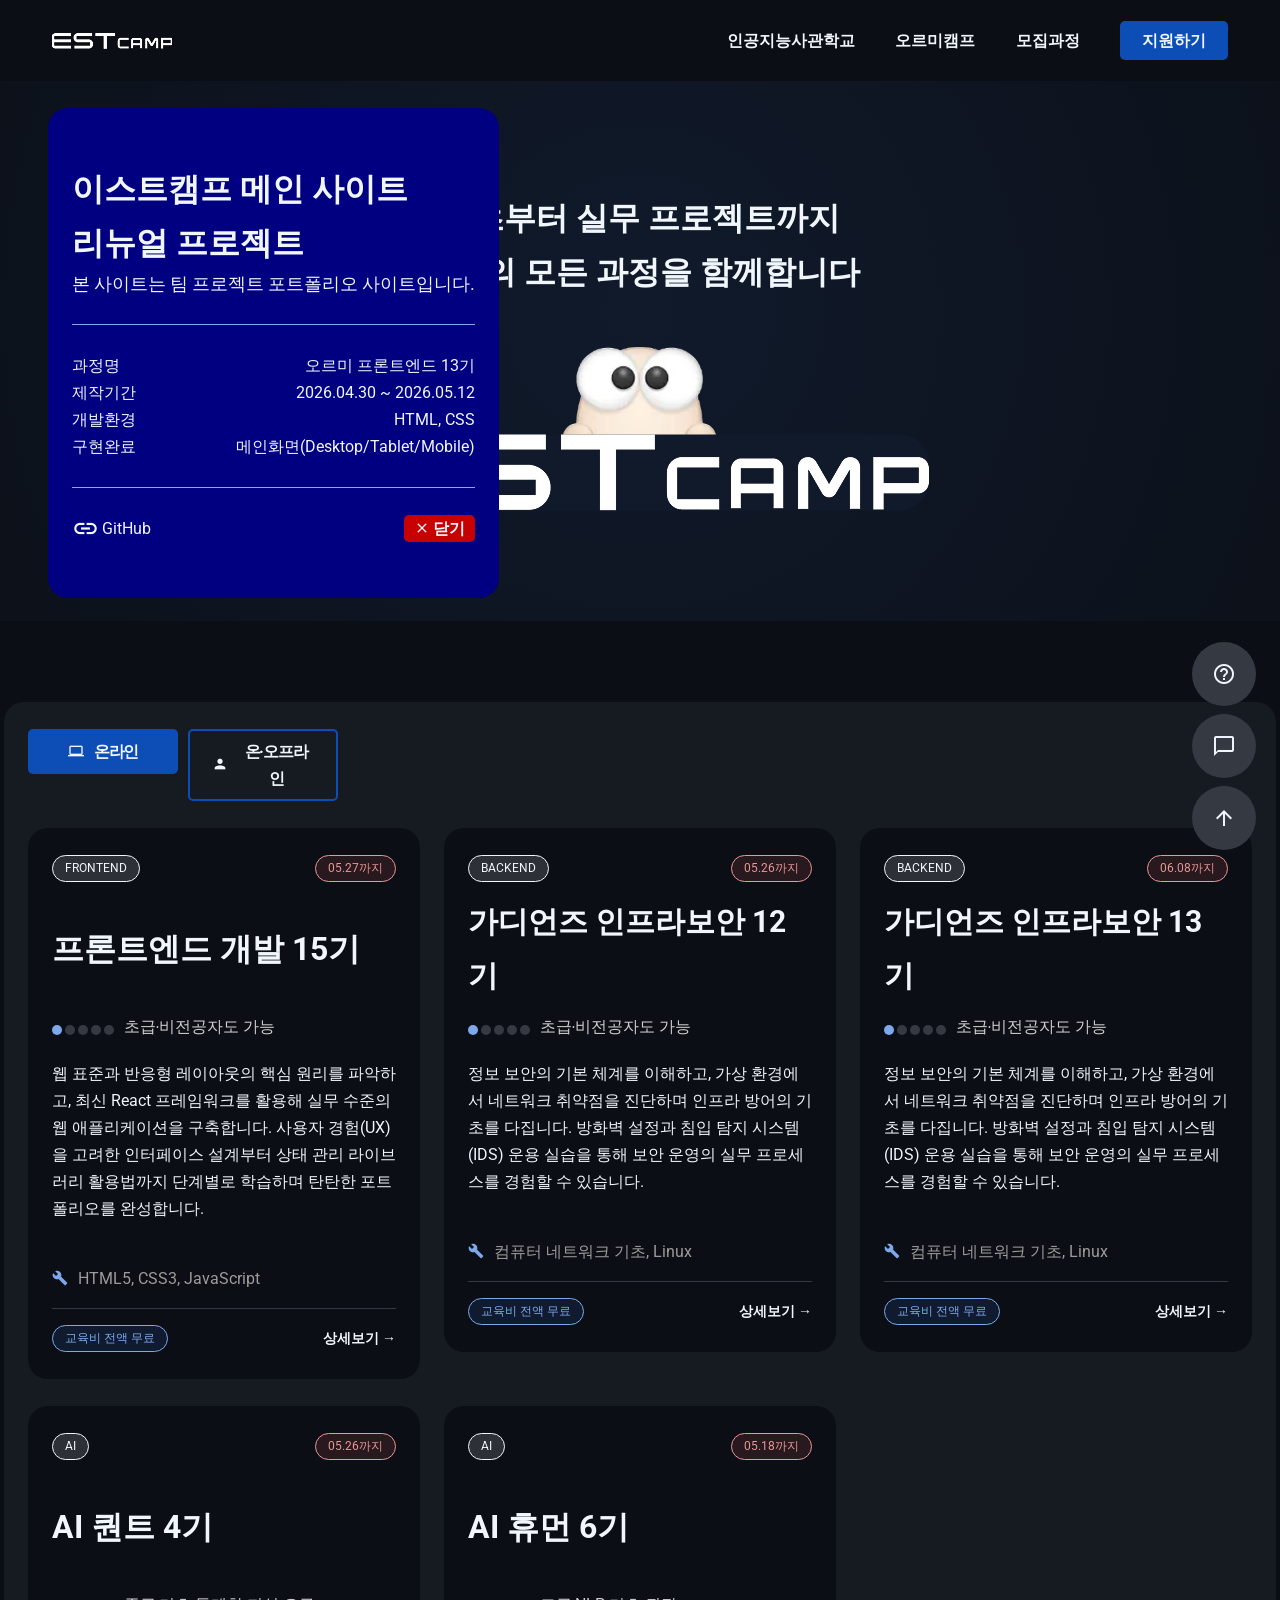
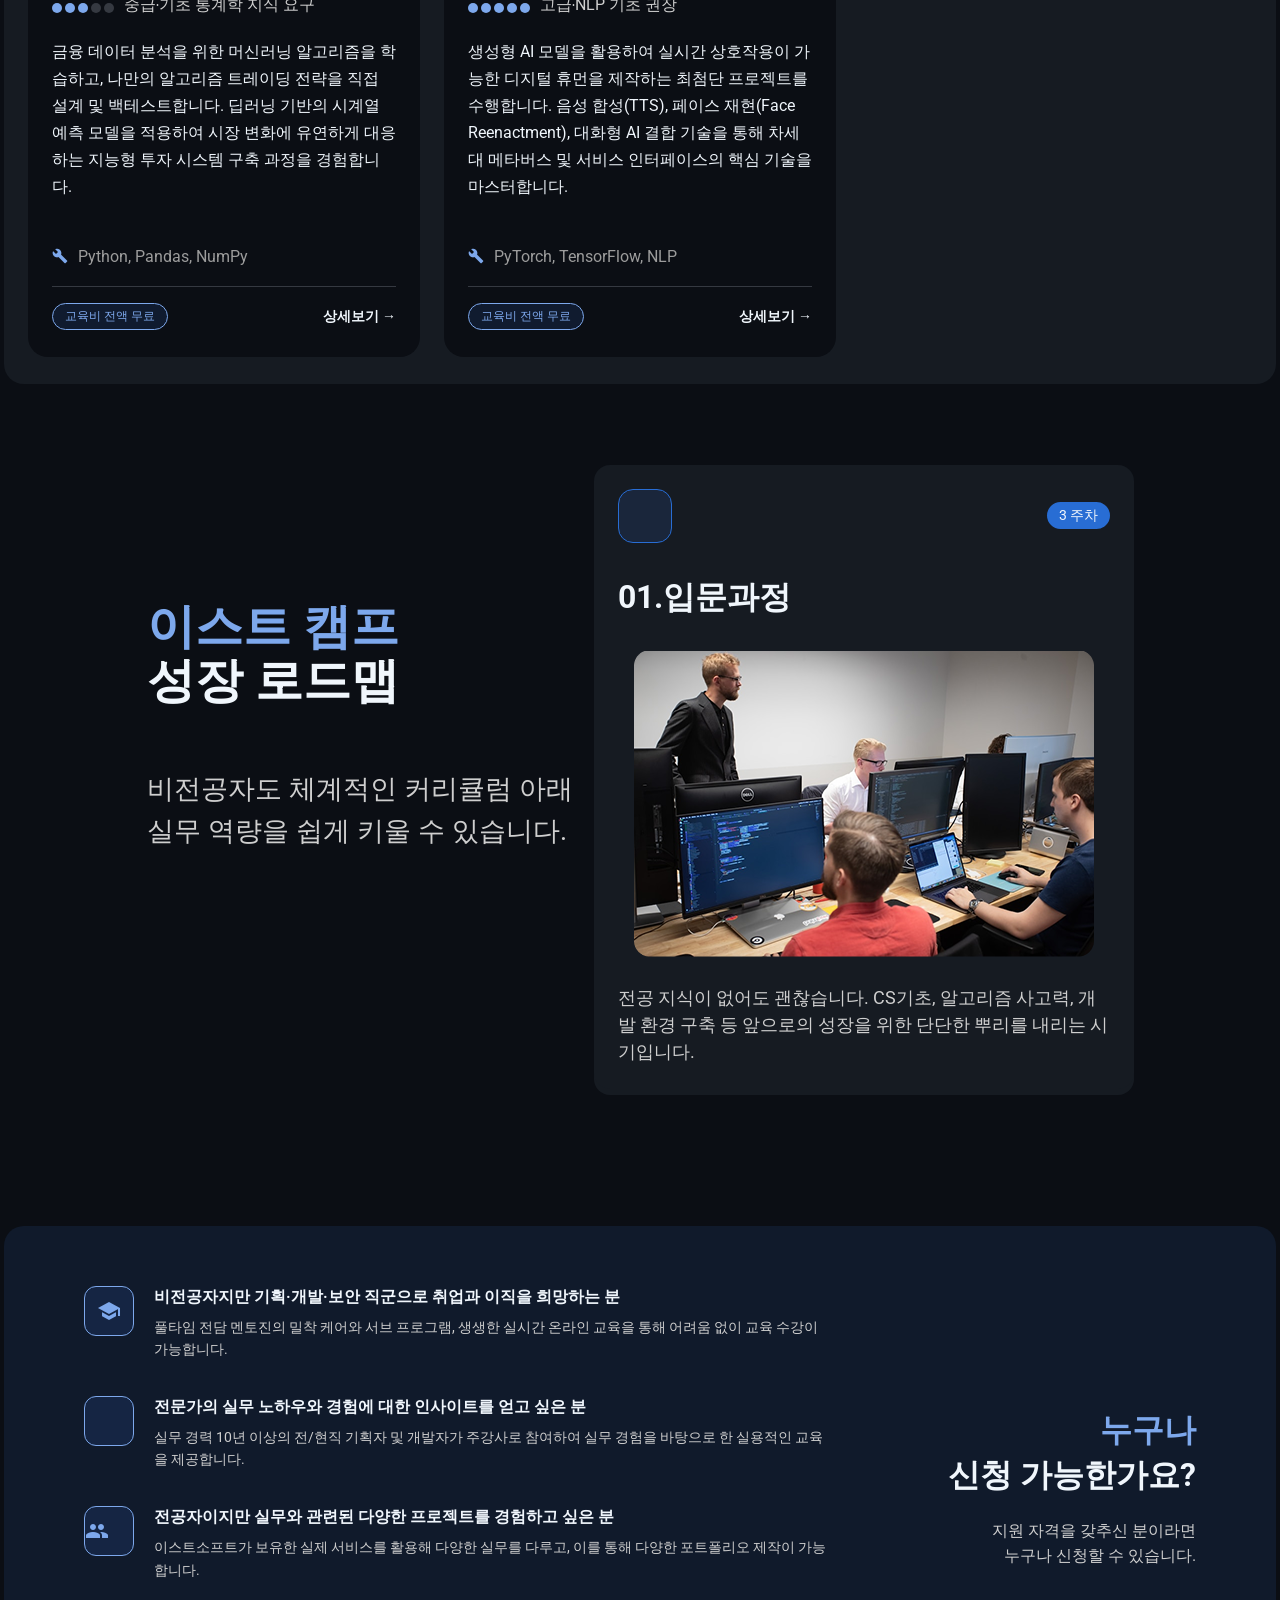
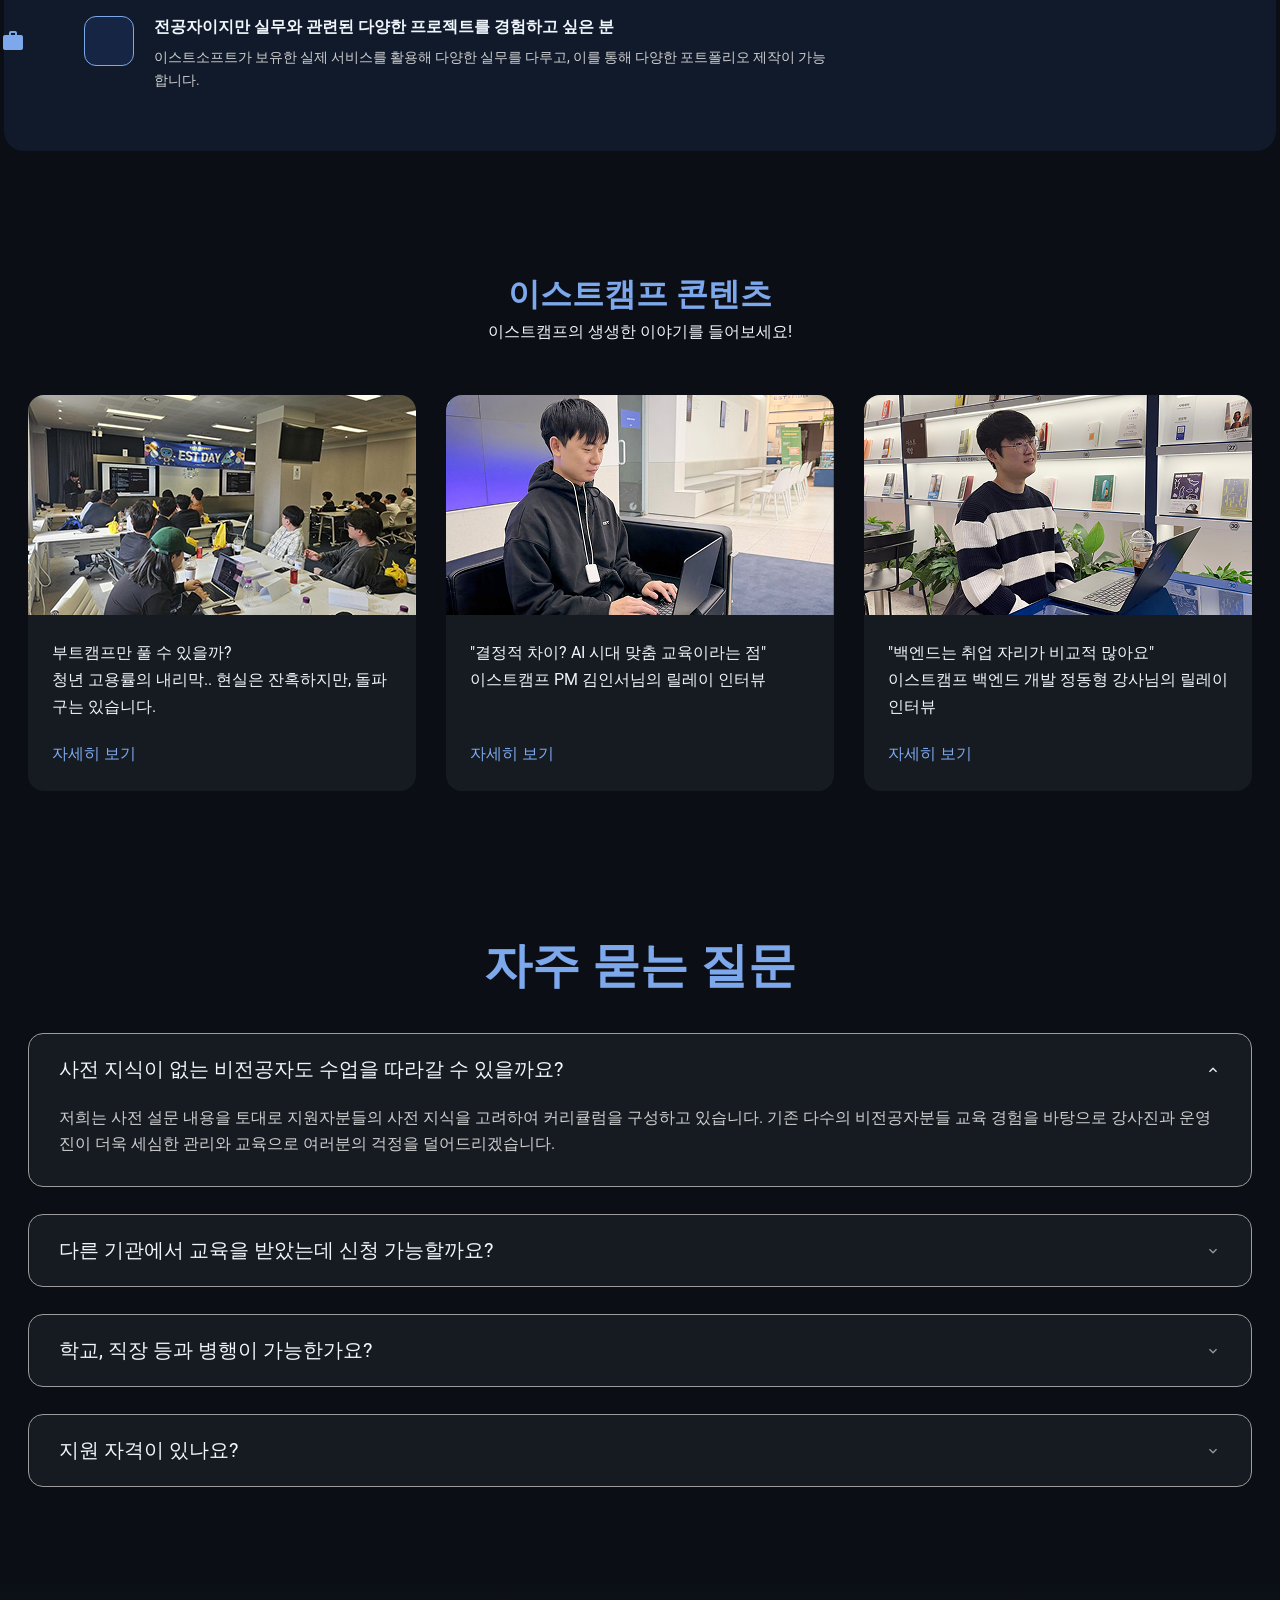
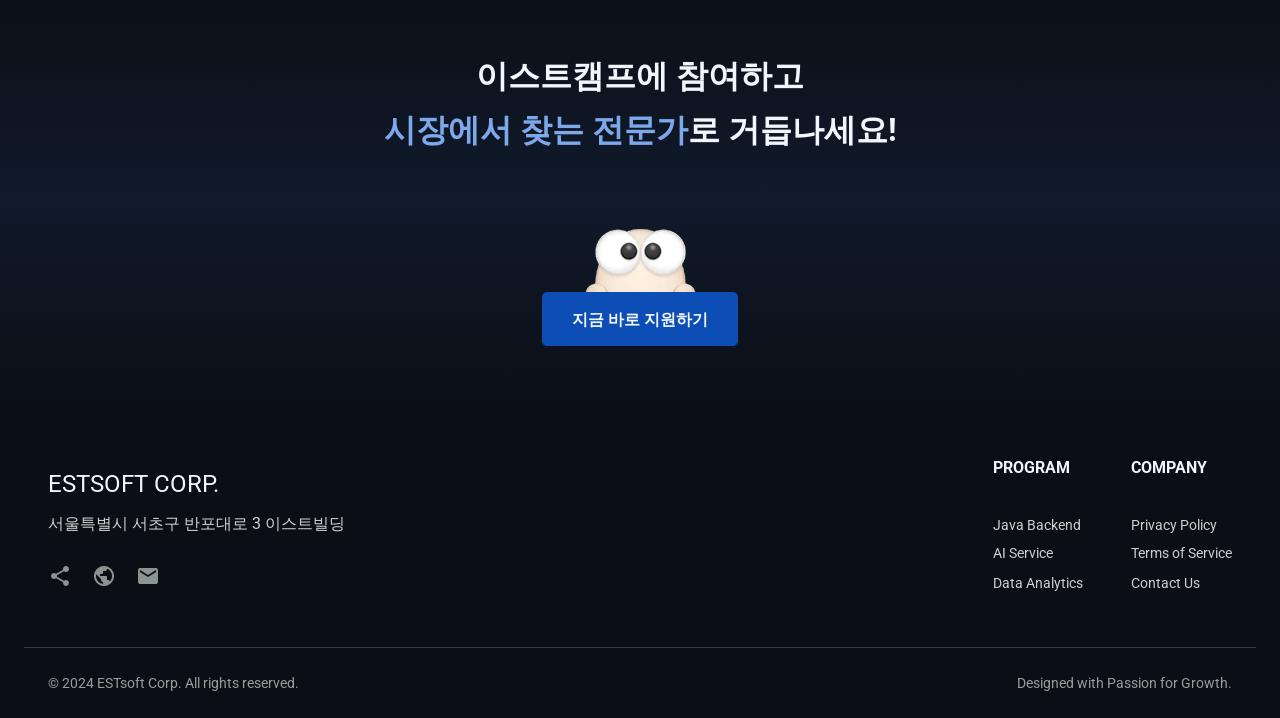
<file: index.html>
<!doctype html>
<html lang="ko">
  <head>
    <meta charset="UTF-8" />
    <meta name="viewport" content="width=device-width, initial-scale=1.0" />
    <!-- SEO 보강: 메타 설명 추가 -->
    <meta
      name="description"
      content="이스트소프트 프론트엔드 과정 13기 1차 프로젝트: 이스트캠프 메인페이지를 정적인 웹사이트로 구현한 리뉴얼 프로젝트입니다."
    />
    <title>이스트캠프 - 신청 안내</title>
    <link rel="preconnect" href="https://fonts.googleapis.com" />
    <link rel="preconnect" href="https://fonts.gstatic.com" crossorigin />
    <link
      href="https://fonts.googleapis.com/css2?family=Open+Sans:ital,wght@0,300..800;1,300..800&family=Roboto:wght@400;700&display=swap"
      rel="stylesheet"
    />
    <link
      href="https://fonts.googleapis.com/icon?family=Material+Icons"
      rel="stylesheet"
    />
    <link rel="stylesheet" href="css/common.css" />
    <link rel="stylesheet" href="css/index.css" />
  </head>

  <body>
    <!-- header / hero 박은수 -->
    <!-- 
    <section class="qna-section">
      <h2 class="hidden">질문 및 답변 영역</h2>
      <div class="qna-list">
        <div class="qna-item">
          <div class="icon-box">
            <img src="image/icon.svg" alt="아이콘" />
          </div>
          <div class="qna-text">
            <strong
              >비전공자이지만 기획·개발·보안 직군으로 취업과 이직을 희망하는
              분</strong
            >
            <p>
              기초부터 실무까지 체계적으로 학습하여 커리어 전환을 도와드립니다.
            </p>
          </div>
        </div>

        <div class="qna-item">
          <div class="icon-box">
            <img src="image/icon.svg" alt="아이콘" />
          </div>
          <div class="qna-text">
            <strong
              >전문가의 실무 노하우와 현업에 대한 인사이트를 얻고 싶은
              분</strong
            >
            <p>현업 전문가의 멘토링을 통해 실전 감각을 익힐 수 있습니다.</p>
          </div>
        </div>

      </div>

      <div class="qna-header">
        <h2><span class="highlight">누구나</span><br />신청 가능한가요?</h2>
        <p>지원 자격을 갖추신 분이라면<br />누구나 신청할 수 있습니다.</p>
      </div>
    </section>
    <header>
      <div class="nav-container">
        <h1>
          <a href="index.html">
            <img src="" alt="Logo">
            <span>Logo</span>
          </a>
        </h1>
        <ul>
          <li><a href="">인공지능사관학교</a></li>
          <li><a href="">오르미캠프</a></li>
          <li><a href="">모집과정</a></li>
          <li><button class="nav-CTA">지원하기</button></a></li>
        </ul>
      </div>
    </header>

    <main>
      <section class="hero">
        <h3>기초부터 실무프로잭트까지</h3>
        <h3>성장의 모든 과정을 함께합니다.</h3>
        <img src="" alt="logo-image">
        <img src="" alt="Logo">
      </section>
      -->

    <!-- 1st_project_nav -->
    <header>
      <div class="container">
        <div class="display-flex justify-content-between align-items-center">
          <h1 class="logo">
            <a href="index.html" class="display-flex">
              <img src="image/logo.png" alt="acme logo" />
              <span class="hidden-text">EST CAMP</span>
            </a>
          </h1>
          <nav>
            <button class="hamburger-btn" id="hamburger">
              <span></span>
              <span></span>
              <span></span>
            </button>

            <ul class="display-flex align-items-center">
              <li>
                <a href="#" class="nav-link-base text-link-m"
                  >인공지능사관학교</a
                >
              </li>
              <li>
                <a href="#" class="nav-link-base text-link-m">오르미캠프</a>
              </li>
              <li>
                <a href="#" class="nav-link-base text-link-m">모집과정</a>
              </li>
              <li>
                <a href="#" class="nav-link-base text-link-m cta-base cta-nav"
                  >지원하기</a
                >
              </li>
            </ul>
          </nav>
        </div>
      </div>
    </header>

    <main class="display-flex flex-column">
      <section
        class="hero-wrapper display-flex justify-content-center align-items-center"
      >
        <div
          class="display-flex flex-column justify-content-center align-items-center"
        >
          <div class="display-flex flex-column align-items-center">
            <h2 class="text-heading-m">기초부터 실무 프로젝트까지</h2>
            <h2 class="text-heading-m">성장의 모든 과정을 함께합니다</h2>
          </div>
          <div><img src="image/hero_logo.png" alt="hero_logo" /></div>
        </div>
      </section>
      <!-- 1st_project_nav -->

      <!-- 주후산: 강좌 소개 -->
      <section id="course" class="container course-wrapper">
        <!-- toggle button -->
        <input
          type="radio"
          id="toggle-online"
          name="course-type"
          class="hidden-radio"
          checked
        />
        <input
          type="radio"
          id="toggle-both"
          name="course-type"
          class="hidden-radio"
        />
        <div class="cta-group display-flex" style="gap: 10px">
          <label for="toggle-online" class="toggle-label">
            <a
              href="#"
              class="cta-base cta-icon text-link-m text-center justify-content-center online-btn"
              ><span class="material-icons text-body-icon-m">computer</span
              >온라인</a
            >
          </label>
          <label for="toggle-both" class="toggle-label">
            <a
              href="#"
              class="cta-base cta-icon text-link-m text-center justify-content-center both-btn"
              ><span class="material-icons text-body-icon-m">person</span
              >온&middot;오프라인</a
            >
          </label>
        </div>
        <!-- toggle button -->

        <div class="display-flex flex-column justify-content-between row-gap-1">
          <div class="course-card-row display-flex">
            <article class="course-card">
              <div class="display-flex flex-column row-gap-1">
                <div
                  class="course-card-header display-flex justify-content-between"
                >
                  <span class="info-rounded text-body-s-auto-upper"
                    >frontend</span
                  ><span class="info-rounded text-body-s-auto-upper"
                    >05.27까지</span
                  >
                </div>
                <div class="course-card-title display-flex align-items-center">
                  <h2 class="text-heading-m">프론트엔드 개발 15기</h2>
                </div>
                <div class="course-card-main display-flex flex-column">
                  <!-- <div class="display-flex flex-column"> -->
                  <div class="course-card-main-difficulty display-flex">
                    <ul class="display-flex">
                      <li class="display-flex align-items-center">
                        <span class="difficulty-gui"></span>
                      </li>
                      <li class="display-flex align-items-center">
                        <span class="difficulty-gui-off"></span>
                      </li>
                      <li class="display-flex align-items-center">
                        <span class="difficulty-gui-off"></span>
                      </li>
                      <li class="display-flex align-items-center">
                        <span class="difficulty-gui-off"></span>
                      </li>
                      <li class="display-flex align-items-center">
                        <span class="difficulty-gui-off"></span>
                      </li>
                    </ul>
                    <span class="text-body-s-auto"
                      >초급&#8231;비전공자도 가능</span
                    >
                  </div>
                  <p class="text-body-m">
                    웹 표준과 반응형 레이아웃의 핵심 원리를 파악하고, 최신 React
                    프레임워크를 활용해 실무 수준의 웹 애플리케이션을
                    구축합니다. 사용자 경험(UX)을 고려한 인터페이스 설계부터
                    상태 관리 라이브러리 활용법까지 단계별로 학습하며 탄탄한
                    포트폴리오를 완성합니다.
                  </p>
                  <!-- </div> -->
                  <!-- <div> -->
                  <div class="course-card-main-stack display-flex">
                    <span class="material-icons text-body-icon-m">build</span>
                    <span>HTML5, CSS3, JavaScript</span>
                  </div>
                  <hr />
                  <div
                    class="course-card-main-cta display-flex justify-content-between"
                  >
                    <span class="info-rounded text-body-s-auto"
                      >교육비 전액 무료</span
                    >
                    <a href="#" class="text-link-s">상세보기 &rarr;</a>
                  </div>
                  <!-- </div> -->
                </div>
              </div>
            </article>
            <article class="course-card">
              <div class="display-flex flex-column row-gap-1">
                <div
                  class="course-card-header display-flex justify-content-between"
                >
                  <span class="info-rounded text-body-s-auto-upper"
                    >backend</span
                  ><span class="info-rounded text-body-s-auto-upper"
                    >05.26까지</span
                  >
                </div>
                <div class="course-card-title display-flex align-items-center">
                  <h2 class="text-heading-s">가디언즈 인프라보안 12기</h2>
                </div>
                <div class="course-card-main display-flex flex-column">
                  <!-- <div class="display-flex flex-column"> -->
                  <div class="course-card-main-difficulty display-flex">
                    <ul class="display-flex">
                      <li class="display-flex align-items-center">
                        <span class="difficulty-gui"></span>
                      </li>
                      <li class="display-flex align-items-center">
                        <span class="difficulty-gui-off"></span>
                      </li>
                      <li class="display-flex align-items-center">
                        <span class="difficulty-gui-off"></span>
                      </li>
                      <li class="display-flex align-items-center">
                        <span class="difficulty-gui-off"></span>
                      </li>
                      <li class="display-flex align-items-center">
                        <span class="difficulty-gui-off"></span>
                      </li>
                    </ul>
                    <span class="text-body-s-auto"
                      >초급&#8231;비전공자도 가능</span
                    >
                  </div>
                  <p class="text-body-m">
                    정보 보안의 기본 체계를 이해하고, 가상 환경에서 네트워크
                    취약점을 진단하며 인프라 방어의 기초를 다집니다. 방화벽
                    설정과 침입 탐지 시스템(IDS) 운용 실습을 통해 보안 운영의
                    실무 프로세스를 경험할 수 있습니다.
                  </p>
                  <!-- </div> -->
                  <!-- <div> -->
                  <div class="course-card-main-stack display-flex">
                    <span class="material-icons text-body-icon-m">build</span>
                    <span>컴퓨터 네트워크 기초, Linux</span>
                  </div>
                  <hr />
                  <div
                    class="course-card-main-cta display-flex justify-content-between"
                  >
                    <span class="info-rounded text-body-s-auto"
                      >교육비 전액 무료</span
                    >
                    <a href="#" class="text-link-s">상세보기 &rarr;</a>
                  </div>
                  <!-- </div> -->
                </div>
              </div>
            </article>
            <article class="course-card">
              <div class="display-flex flex-column row-gap-1">
                <div
                  class="course-card-header display-flex justify-content-between"
                >
                  <span class="info-rounded text-body-s-auto-upper"
                    >backend</span
                  ><span class="info-rounded text-body-s-auto-upper"
                    >06.08까지</span
                  >
                </div>
                <div class="course-card-title display-flex align-items-center">
                  <h2 class="text-heading-s">가디언즈 인프라보안 13기</h2>
                </div>
                <div class="course-card-main display-flex flex-column">
                  <!-- <div class="display-flex flex-column"> -->
                  <div class="course-card-main-difficulty display-flex">
                    <ul class="display-flex">
                      <li class="display-flex align-items-center">
                        <span class="difficulty-gui"></span>
                      </li>
                      <li class="display-flex align-items-center">
                        <span class="difficulty-gui-off"></span>
                      </li>
                      <li class="display-flex align-items-center">
                        <span class="difficulty-gui-off"></span>
                      </li>
                      <li class="display-flex align-items-center">
                        <span class="difficulty-gui-off"></span>
                      </li>
                      <li class="display-flex align-items-center">
                        <span class="difficulty-gui-off"></span>
                      </li>
                    </ul>
                    <span class="text-body-s-auto"
                      >초급&#8231;비전공자도 가능</span
                    >
                  </div>
                  <p class="text-body-m">
                    정보 보안의 기본 체계를 이해하고, 가상 환경에서 네트워크
                    취약점을 진단하며 인프라 방어의 기초를 다집니다. 방화벽
                    설정과 침입 탐지 시스템(IDS) 운용 실습을 통해 보안 운영의
                    실무 프로세스를 경험할 수 있습니다.
                  </p>
                  <!-- </div> -->
                  <!-- <div> -->
                  <div class="course-card-main-stack display-flex">
                    <span class="material-icons text-body-icon-m">build</span>
                    <span>컴퓨터 네트워크 기초, Linux</span>
                  </div>
                  <hr />
                  <div
                    class="course-card-main-cta display-flex justify-content-between"
                  >
                    <span class="info-rounded text-body-s-auto"
                      >교육비 전액 무료</span
                    >
                    <a href="#" class="text-link-s">상세보기 &rarr;</a>
                  </div>
                  <!-- </div> -->
                </div>
              </div>
            </article>
          </div>
          <div class="course-card-row display-flex">
            <article class="course-card">
              <div class="display-flex flex-column row-gap-1">
                <div
                  class="course-card-header display-flex justify-content-between"
                >
                  <span class="info-rounded text-body-s-auto-upper">ai</span
                  ><span class="info-rounded text-body-s-auto-upper"
                    >05.26까지</span
                  >
                </div>
                <div class="course-card-title display-flex align-items-center">
                  <h2 class="text-heading-m">AI 퀀트 4기</h2>
                </div>
                <div class="course-card-main display-flex flex-column">
                  <!-- <div class="display-flex flex-column"> -->
                  <div class="course-card-main-difficulty display-flex">
                    <ul class="display-flex">
                      <li class="display-flex align-items-center">
                        <span class="difficulty-gui"></span>
                      </li>
                      <li class="display-flex align-items-center">
                        <span class="difficulty-gui"></span>
                      </li>
                      <li class="display-flex align-items-center">
                        <span class="difficulty-gui"></span>
                      </li>
                      <li class="display-flex align-items-center">
                        <span class="difficulty-gui-off"></span>
                      </li>
                      <li class="display-flex align-items-center">
                        <span class="difficulty-gui-off"></span>
                      </li>
                    </ul>
                    <span class="text-body-s-auto"
                      >중급&#8231;기초 통계학 지식 요구</span
                    >
                  </div>
                  <p class="text-body-m">
                    금융 데이터 분석을 위한 머신러닝 알고리즘을 학습하고, 나만의
                    알고리즘 트레이딩 전략을 직접 설계 및 백테스트합니다. 딥러닝
                    기반의 시계열 예측 모델을 적용하여 시장 변화에 유연하게
                    대응하는 지능형 투자 시스템 구축 과정을 경험합니다.
                  </p>
                  <!-- </div> -->
                  <!-- <div> -->
                  <div class="course-card-main-stack display-flex">
                    <span class="material-icons text-body-icon-m">build</span>
                    <span>Python, Pandas, NumPy</span>
                  </div>
                  <hr />
                  <div
                    class="course-card-main-cta display-flex justify-content-between"
                  >
                    <span class="info-rounded text-body-s-auto"
                      >교육비 전액 무료</span
                    >
                    <a href="#" class="text-link-s">상세보기 &rarr;</a>
                  </div>
                  <!-- </div> -->
                </div>
              </div>
            </article>
            <article class="course-card">
              <div class="display-flex flex-column row-gap-1">
                <div
                  class="course-card-header display-flex justify-content-between"
                >
                  <span class="info-rounded text-body-s-auto-upper">ai</span
                  ><span class="info-rounded text-body-s-auto-upper"
                    >05.18까지</span
                  >
                </div>
                <div class="course-card-title display-flex align-items-center">
                  <h2 class="text-heading-m">AI 휴먼 6기</h2>
                </div>
                <div class="course-card-main display-flex flex-column">
                  <!-- <div class="display-flex flex-column"> -->
                  <div class="course-card-main-difficulty display-flex">
                    <ul class="display-flex">
                      <li class="display-flex align-items-center">
                        <span class="difficulty-gui"></span>
                      </li>
                      <li class="display-flex align-items-center">
                        <span class="difficulty-gui"></span>
                      </li>
                      <li class="display-flex align-items-center">
                        <span class="difficulty-gui"></span>
                      </li>
                      <li class="display-flex align-items-center">
                        <span class="difficulty-gui"></span>
                      </li>
                      <li class="display-flex align-items-center">
                        <span class="difficulty-gui"></span>
                      </li>
                    </ul>
                    <span class="text-body-s-auto"
                      >고급&#8231;NLP 기초 권장</span
                    >
                  </div>
                  <p class="text-body-m">
                    생성형 AI 모델을 활용하여 실시간 상호작용이 가능한 디지털
                    휴먼을 제작하는 최첨단 프로젝트를 수행합니다. 음성
                    합성(TTS), 페이스 재현(Face Reenactment), 대화형 AI 결합
                    기술을 통해 차세대 메타버스 및 서비스 인터페이스의 핵심
                    기술을 마스터합니다.
                  </p>
                  <!-- </div> -->
                  <!-- <div> -->
                  <div class="course-card-main-stack display-flex">
                    <span class="material-icons text-body-icon-m">build</span>
                    <span>PyTorch, TensorFlow, NLP</span>
                  </div>
                  <hr />
                  <div
                    class="course-card-main-cta display-flex justify-content-between"
                  >
                    <span class="info-rounded text-body-s-auto"
                      >교육비 전액 무료</span
                    >
                    <a href="#" class="text-link-s">상세보기 &rarr;</a>
                  </div>
                  <!-- </div> -->
                </div>
              </div>
            </article>
          </div>
        </div>
      </section>
      <!-- 최윤지 : 성장 로드맵 시작-->
      <section class="roadmap container">
        <div class="roadmap-left display-flex flex-column row-gap-2">
          <div class="roadmap-title display-flex flex-column">
            <span class="text-heading-l">이스트 캠프</span>
            <h2 class="text-heading-l">성장 로드맵</h2>
          </div>
          <div class="roadmap-desc display-flex flex-column">
            <p class="text-body-l">비전공자도 체계적인 커리큘럼 아래</p>
            <p class="text-body-l">실무 역량을 쉽게 키울 수 있습니다.</p>
          </div>
        </div>
        <div class="roadmap-right display-flex flex-column row-gap-1">
          <article
            class="roadmap-card card-1 display-flex flex-column row-gap-1"
          >
            <div
              class="roadmap-card-header display-flex justify-content-between align-items-center"
            >
              <div
                class="roadmap-card-icon display-flex align-items-center justify-content-center"
              >
                <span class="material-icons text-body-icon-l">eco</span>
              </div>
              <div class="roadmap-badge text-body-s-plus">3 주차</div>
            </div>
            <h3 class="text-heading-m">01.입문과정</h3>
            <div class="roadmap-card-image">
              <img
                src="image/image_1.png"
                alt="강사와 수강생들이 컴퓨터 앞에서 수업받는 모습"
              />
            </div>
            <p class="roadmap-card-desc text-body-m-plus">
              전공 지식이 없어도 괜찮습니다. CS기초, 알고리즘 사고력, 개발 환경
              구축 등 앞으로의 성장을 위한 단단한 뿌리를 내리는 시기입니다.
            </p>
          </article>
          <article
            class="roadmap-card card-2 display-flex flex-column row-gap-1"
          >
            <div
              class="roadmap-card-header display-flex justify-content-between align-items-center"
            >
              <div
                class="roadmap-card-icon display-flex align-items-center justify-content-center"
              >
                <span class="material-icons text-body-icon-l"
                  >local_florist</span
                >
              </div>
              <div class="roadmap-badge text-body-s-plus">6 주차</div>
            </div>
            <h3 class="text-heading-m">02.핵심역량</h3>
            <div class="roadmap-card-image">
              <img
                src="image/image_2.png"
                alt="노트북으로 코딩하는 개발자의 모습"
              />
            </div>
            <p class="roadmap-card-desc text-body-m-plus">
              선택 직무의 핵심 기술 스택 학습 및 기초 프로젝트를 진행하는
              단계입니다. 실무에서 가장 많이 쓰이는 도구들을 익힙니다.
            </p>
          </article>
          <article
            class="roadmap-card card-3 display-flex flex-column row-gap-1"
          >
            <div
              class="roadmap-card-header display-flex justify-content-between align-items-center"
            >
              <div
                class="roadmap-card-icon display-flex align-items-center justify-content-center"
              >
                <span class="material-icons text-body-icon-l">park</span>
              </div>
              <div class="roadmap-badge text-body-s-plus">9 주차</div>
            </div>
            <h3 class="text-heading-m">03.심화설계</h3>
            <div class="roadmap-card-image">
              <img
                src="image/image_3.png"
                alt="화이트보드 앞에서 아키텍처를 설계하는 모습"
              />
            </div>
            <p class="roadmap-card-desc text-body-m-plus">
              아키텍처 패턴 학습, 대규모 데이터 처리 및 성능 최적화 과정을
              거치며 고급 엔지니어로 도약합니다.
            </p>
          </article>
          <article
            class="roadmap-card card-4 display-flex flex-column row-gap-1"
          >
            <div
              class="roadmap-card-header display-flex justify-content-between align-items-center"
            >
              <div
                class="roadmap-card-icon display-flex align-items-center justify-content-center"
              >
                <span class="material-icons text-body-icon-l"
                  >rocket_launch</span
                >
              </div>
              <div class="roadmap-badge text-body-s-plus">12 주차</div>
            </div>
            <h3 class="text-heading-m">04.실전업무</h3>
            <div class="roadmap-card-image">
              <img
                src="image/image_4.png"
                alt="팀원들이 노트북을 펼쳐놓고 회의하는 모습"
              />
            </div>
            <p class="roadmap-card-desc text-body-m-plus">
              기업 연계 실무 프로젝트 및 포트폴리오 완성 단계입니다. 실제
              비즈니스 문제를 해결하며 실무 역량을 입증합니다.
            </p>
          </article>
        </div>
      </section>
      <!-- 최윤지 : 성장 로드맵 끝-->
      <!-- 최수민 : 추천 대상 및 교육 혜택 시작 -->
      <section class="target-section">
        <div class="target-inner container">
          <h2 class="hidden">추천 대상 및 교육 혜택</h2>

          <div class="target-header">
            <h2>
              <span class="highlight">누구나</span><br />
              신청 가능한가요?
            </h2>
            <p>
              지원 자격을 갖추신 분이라면<br />
              누구나 신청할 수 있습니다.
            </p>
          </div>

          <div class="target-list">
            <div class="target-item">
              <div class="icon-box">
                <span class="material-icons">school</span>
              </div>
              <div class="target-text">
                <strong
                  >비전공자지만 기획·개발·보안 직군으로 취업과 이직을 희망하는
                  분</strong
                >
                <p>
                  풀타임 전담 멘토진의 밀착 케어와 서브 프로그램, 생생한 실시간
                  온라인 교육을 통해 어려움 없이 교육 수강이 가능합니다.
                </p>
              </div>
            </div>

            <div class="target-item">
              <div class="icon-box">
                <span class="material-icons">psychology</span>
              </div>
              <div class="target-text">
                <strong
                  >전문가의 실무 노하우와 경험에 대한 인사이트를 얻고 싶은
                  분</strong
                >
                <p>
                  실무 경력 10년 이상의 전/현직 기획자 및 개발자가 주강사로
                  참여하여 실무 경험을 바탕으로 한 실용적인 교육을 제공합니다.
                </p>
              </div>
            </div>

            <div class="target-item">
              <div class="icon-box">
                <span class="material-icons">groups</span>
              </div>
              <div class="target-text">
                <strong
                  >전공자이지만 실무와 관련된 다양한 프로젝트를 경험하고 싶은
                  분</strong
                >
                <p>
                  이스트소프트가 보유한 실제 서비스를 활용해 다양한 실무를
                  다루고, 이를 통해 다양한 포트폴리오 제작이 가능합니다.
                </p>
              </div>
            </div>

            <div class="target-item">
              <div class="icon-box">
                <span class="material-icons">work_outline</span>
              </div>
              <div class="target-text">
                <strong
                  >전공자이지만 실무와 관련된 다양한 프로젝트를 경험하고 싶은
                  분</strong
                >
                <p>
                  이스트소프트가 보유한 실제 서비스를 활용해 다양한 실무를
                  다루고, 이를 통해 다양한 포트폴리오 제작이 가능합니다.
                </p>
              </div>
            </div>
          </div>
        </div>
      </section>

      <section class="contents-section">
        <div class="contents-inner container">
          <div class="contents-header">
            <h2>이스트캠프 콘텐츠</h2>
            <p>이스트캠프의 생생한 이야기를 들어보세요!</p>
          </div>

          <div class="card-list">
            <article class="contents-card">
              <div class="card-image">
                <img src="./image/content1.png" alt="부트캠프 취업 이야기" />
              </div>
              <div class="card-body">
                <h3>부트캠프만 풀 수 있을까?</h3>
                <p>
                  청년 고용률의 내리막.. 현실은 잔혹하지만, 돌파구는 있습니다.
                </p>
                <a href="#" class="more-link">자세히 보기</a>
              </div>
            </article>

            <article class="contents-card">
              <div class="card-image">
                <img src="./image/content2.png" alt="PM 인터뷰" />
              </div>
              <div class="card-body">
                <h3>"결정적 차이? AI 시대 맞춤 교육이라는 점"</h3>
                <p>이스트캠프 PM 김인서님의 릴레이 인터뷰</p>
                <a href="#" class="more-link">자세히 보기</a>
              </div>
            </article>

            <article class="contents-card">
              <div class="card-image">
                <img src="./image/content3.png" alt="백엔드 강사 인터뷰" />
              </div>
              <div class="card-body">
                <h3>"백엔드는 취업 자리가 비교적 많아요"</h3>
                <p>이스트캠프 백엔드 개발 정동형 강사님의 릴레이 인터뷰</p>
                <a href="#" class="more-link">자세히 보기</a>
              </div>
            </article>
          </div>
        </div>
      </section>
      <!-- 최수민 : 추천 대상 및 교육 혜택 끝 -->

      <!-- 최성호: FAQ 섹션 -->
      <section class="faq-section">
        <div class="container">
          <h2 class="faq-title">자주 묻는 질문</h2>

          <ul class="faq-list">
            <!-- 첫 번째 질문 -->
            <li class="faq-item is-open">
              <button type="button" class="faq-question" aria-expanded="true">
                <span
                  >사전 지식이 없는 비전공자도 수업을 따라갈 수 있을까요?</span
                >
                <span class="material-icons icon-arrow">expand_more</span>
              </button>
              <div class="faq-answer">
                <p>
                  저희는 사전 설문 내용을 토대로 지원자분들의 사전 지식을
                  고려하여 커리큘럼을 구성하고 있습니다. 기존 다수의
                  비전공자분들 교육 경험을 바탕으로 강사진과 운영진이 더욱
                  세심한 관리와 교육으로 여러분의 걱정을 덜어드리겠습니다.
                </p>
              </div>
            </li>

            <!-- 두 번째 질문 -->
            <li class="faq-item">
              <button type="button" class="faq-question" aria-expanded="false">
                <span>다른 기관에서 교육을 받았는데 신청 가능할까요?</span>
                <span class="material-icons icon-arrow">expand_more</span>
              </button>
              <div class="faq-answer">
                <p>
                  네, 가능합니다. 중복 수혜 여부는 내일배움카드 발급 상태에 따라
                  달라질 수 있으니 고용노동부를 통해 확인해 보시는 것이 가장
                  정확합니다.
                </p>
              </div>
            </li>

            <!-- 세 번째 질문 -->
            <li class="faq-item">
              <button type="button" class="faq-question" aria-expanded="false">
                <span>학교, 직장 등과 병행이 가능한가요?</span>
                <span class="material-icons icon-arrow">expand_more</span>
              </button>
              <div class="faq-answer">
                <p>
                  본 과정은 풀타임(월~금, 09:00~18:00) 실시간 교육으로
                  진행되므로 원활한 학습을 위해 학업이나 직장 병행은 어렵습니다.
                </p>
              </div>
            </li>

            <!-- 네 번째 질문 -->
            <li class="faq-item">
              <button type="button" class="faq-question" aria-expanded="false">
                <span>지원 자격이 있나요?</span>
                <span class="material-icons icon-arrow">expand_more</span>
              </button>
              <div class="faq-answer">
                <p>
                  내일배움카드 발급이 가능하신 분이라면 누구나 지원 가능합니다.
                  개발에 대한 열정만 가지고 오세요!
                </p>
              </div>
            </li>
          </ul>
        </div>
      </section>
      <!-- 최성호: FAQ 끝 -->

      <!-- 최성호: 퀵 메뉴 -->
      <aside class="quick-menu">
        <ul class="quick-list">
          <li>
            <button type="button" class="quick-btn" aria-label="도움말">
              <span class="material-icons">help_outline</span>
            </button>
          </li>
          <li>
            <button type="button" class="quick-btn" aria-label="채팅 문의">
              <span class="material-icons">chat_bubble_outline</span>
            </button>
          </li>
          <li>
            <button
              type="button"
              class="quick-btn toggle-btn"
              aria-label="위로 가기"
            >
              <span class="material-icons">arrow_upward</span>
            </button>
          </li>
        </ul>
      </aside>
      <!-- 최성호: 퀵 메뉴 끝 -->

      <!-- CTA 박은수 -->
      <!-- 
      <section class="cta-section">
        <div class="cta-inner container">
          <h2>
            이스트캠프에 참여하고 <br />
            <span class="highlight">시장에서 찾는 전문가</span>로 거듭나세요!
          </h2>
          <div class="cta-image">
            <img src="image/character-image.png" alt="이스트캠프 캐릭터" />
          </div>
          <button class="big-cta">지금 바로 지원하기</button>
        </div>
      </section>
       -->

      <!-- 주후산: 푸터 CTA -->
      <section
        class="footer-cta-section display-flex justify-content-center align-items-center"
      >
        <div
          class="display-flex flex-column justify-content-center align-items-center"
        >
          <div class="display-flex flex-column align-items-center">
            <h2 class="text-heading-m">이스트캠프에 참여하고</h2>
            <h2 class="text-heading-m">
              <strong>시장에서 찾는 전문가</strong>로 거듭나세요!
            </h2>
          </div>
          <div>
            <img src="image/mascot.png" alt="hero_logo" />
            <a href="#course" class="text-link-m cta-base"
              >지금 바로 지원하기</a
            >
          </div>
        </div>
      </section>
      <!-- 주후산: 푸터 CTA -->

      <!-- 주후산: 팝업 -->
      <article id="popup" class="display-flex flex-column row-gap-1">
        <div>
          <h3 class="text-heading-m">
            이스트캠프 메인 사이트<br />
            리뉴얼 프로젝트
          </h3>
          <p class="text-body-m-plus">
            본 사이트는 팀 프로젝트 포트폴리오 사이트입니다.
          </p>
        </div>
        <hr />
        <div>
          <ul>
            <li class="display-flex justify-content-between">
              <span>과정명</span>
              <span>오르미 프론트엔드 13기</span>
            </li>
            <li class="display-flex justify-content-between">
              <span>제작기간</span>
              <span>2026.04.30 ~ 2026.05.12</span>
            </li>
            <li class="display-flex justify-content-between">
              <span>개발환경</span>
              <span>HTML, CSS</span>
            </li>
            <li class="display-flex justify-content-between">
              <span>구현완료</span>
              <span>메인화면(Desktop/Tablet/Mobile)</span>
            </li>
          </ul>
        </div>
        <hr />
        <div class="display-flex justify-content-between">
          <a
            href="https://github.com/bohem026/est_fe_13_1st_project.git"
            target="_blank"
            class="display-flex"
            ><span class="material-icons text-body-icon-l">link</span>GitHub</a
          >
          <input type="radio" id="toggle-popup" class="hidden-radio" />
          <label for="toggle-popup" class="toggle-label"
            ><a
              href="#"
              class="cta-base cta-nav text-link-m text-center justify-content-center online-btn"
              ><span class="material-icons text-body-icon-m">close</span>닫기</a
            ></label
          >
        </div>
      </article>
      <!-- 주후산: 팝업 -->
    </main>

    <footer class="display-flex flex-column">
      <div class="footer-top container display-flex justify-content-between">
        <div class="footer-info display-flex flex-column">
          <div class="footer-info-text display-flex flex-column">
            <p class="company-name">ESTSOFT CORP.</p>
            <p class="address">서울특별시 서초구 반포대로 3 이스트빌딩</p>
          </div>
          <div class="sns-icons display-flex">
            <a href="#"><span class="material-icons">share</span></a>
            <a href="#"><span class="material-icons">public</span></a>
            <a href="#"><span class="material-icons">mail</span></a>
          </div>
        </div>
        <div class="footer-links display-flex">
          <div
            class="link-column display-flex flex-column justify-content-between"
          >
            <strong>PROGRAM</strong>
            <ul class="display-flex flex-column">
              <li><a href="#">Java Backend</a></li>
              <li><a href="#">AI Service</a></li>
              <li><a href="#">Data Analytics</a></li>
            </ul>
          </div>
          <div
            class="link-column display-flex flex-column justify-content-between"
          >
            <strong>COMPANY</strong>
            <ul class="display-flex flex-column">
              <li><a href="#">Privacy Policy</a></li>
              <li><a href="#">Terms of Service</a></li>
              <li><a href="#">Contact Us</a></li>
            </ul>
          </div>
        </div>
      </div>
      <div class="footer-bottom-wrapper display-flex flex-column">
        <hr class="footer-divider" />
        <div class="footer-bottom display-flex flex-column align-items-center">
          <div
            class="bottom-text container display-flex justify-content-between"
          >
            <p class="copyright">© 2024 ESTsoft Corp. All rights reserved.</p>
            <p class="slogan">Designed with Passion for Growth.</p>
          </div>
        </div>
      </div>
    </footer>
  </body>
</html>
</file>
<file: css/index.css>
.cta-base {
  /* layout */
  height: calc(var(--base-row-unit) * 2);
  padding: 0 30px;
  display: inline-flex;
  align-items: center;
  box-sizing: border-box;
  /* style */
  border-radius: 5px;
  background: var(--color-primary);
  color: var(--color-white);
}

/*============== 주후산: 1st_project_nav ==============*/
.cta-nav {
  height: fit-content;
  padding: 0 22px;
  background: var(--color-primary);
}

.nav-link-base {
  height: 39px;
  /* padding: 0 22px; */
}
/*============== 주후산: 1st_project_nav ==============*/

.cta-icon {
  width: 150px;
  height: fit-content;
  padding: 8.75px 22px;
  gap: 10px;
  letter-spacing: -1.2px;
}

.cta-reversed {
  /* layout */
  padding-top: 6.75px;
  padding-bottom: 6.75px;
  /* style */
  background: var(--color-transparent);
  color: var(--color-light-primary);
  border: 2px solid var(--color-light-primary);
}

.info-rounded {
  /* layout */
  height: var(--base-row-unit);
  padding: 3.75px 12px;
  display: inline-flex;
  align-items: center;
  box-sizing: border-box;
  /* style */
  border-radius: 9999px;
  background: var(--color-white-low-transparency);
  border: 1px solid var(--color-white);
}

/*============== 주후산: 1st_project_nav ==============*/
/*======= nav =======*/
.hidden-text {
  position: absolute;
  clip-path: inset(50%);
  width: 1px;
  height: 1px;
  overflow: hidden;
}
header {
  position: fixed;
  top: 0;
  left: 0;
  width: 100%;
  z-index: 1000;
  background-color: var(--color-black);
}
header > div:first-child {
  padding-top: 0;
  padding-bottom: 0;
}
header > div > div {
  height: calc(var(--base-row-unit) * 3);
  width: calc(100% - calc(var(--base-col-unit) * 2));
  /* padding-left: var(--base-col-unit); */
  margin: auto;
}
nav > ul {
  gap: calc(var(--base-row-unit) * 1.5);
}
.logo {
  align-items: center;
}
.hamburger-btn {
  display: none;
  flex-direction: column;
  gap: 5px;
  background: none;
  border: none;
  cursor: pointer;
}
.hamburger-btn span {
  display: block;
  width: 25px;
  height: 3px;
  background-color: var(--color-white);
}
/*======= nav =======*/

/*======= hero =======*/
.hero-wrapper {
  height: 540px;
  padding-top: calc(var(--base-row-unit) * 3);
  margin-bottom: calc(var(--base-row-unit) * 3);
  background: radial-gradient(
    circle 960px at center,
    var(--color-navy) 0%,
    var(--color-black) 100%
  );
}
.hero-wrapper > div {
  width: fit-content;
  height: 100%;
  gap: 47.5px;
}
/*======= hero =======*/

@media (max-width: 767px) {
  .hamburger-btn {
    display: flex;
  }
  nav > ul {
    /* layout */
    flex-direction: column;
    position: absolute;
    top: calc(var(--base-row-unit) * 3 + 10px);
    right: var(--base-col-unit);
    width: 200px;
    z-index: 9999;
    padding: 20px;
    gap: var(--base-row-unit);
    /* style */
    background: var(--color-light-black);
    border-radius: 10px;
    box-shadow: 0 4px 10px rgba(0, 0, 0, 0.3);
  }
  nav > ul li:last-child > a {
    background-color: transparent;
    height: fit-content;
  }

  .hero-wrapper > div {
    scale: calc(100vw / 767px);
  }
}
/*============== 주후산: 1st_project_nav ==============*/

/*============== 주후산: 강좌 소개 ==============*/
.course-wrapper {
  /* layout */
  height: fit-content;
  padding: var(--base-row-unit) var(--base-col-unit);
  display: flex;
  flex-direction: column;
  gap: var(--base-row-unit);
  box-sizing: border-box;
  /* style */
  background-color: var(--color-light-black);
  border-radius: 20px;
}

/*--- toggle button ---*/
.hidden-radio {
  display: none;
}
.toggle-label {
  cursor: pointer;
}
.toggle-label a {
  pointer-events: none;
}

#toggle-online:checked ~ .cta-group .both-btn,
#toggle-both:checked ~ .cta-group .online-btn {
  /* layout */
  padding-top: 6.75px;
  padding-bottom: 6.75px;
  /* style */
  background: var(--color-transparent);
  color: var(--color-white);
  border: 2px solid var(--color-primary);
}
/*--- toggle button ---*/

.course-card {
  /* layout */
  width: 392px;
  height: fit-content;
  padding: var(--base-row-unit) var(--base-col-unit);
  box-sizing: border-box;
  /* style */
  background: var(--color-black);
  border-radius: 20px;
  /* animation */
  transition: transform 0.3s ease;
}

.course-card:hover {
  /* animation */
  transform: scale(1.02);
  box-shadow: 1px 1px 15px rgba(255, 255, 0, 0.75);
}

.course-card-row {
  width: 100%;
  gap: var(--base-col-unit);
}

/* 
.course-wrapper > div:last-child > div:last-child article:last-child {
  background: var(--color-transparent);
}
   */

.course-card-header > span:last-child {
  background: var(--color-red-low-transparency);
  border-color: var(--color-red);
  color: var(--color-red);
}

.course-card-title {
  height: calc(var(--base-row-unit) * 3);
}

.course-card-main {
  gap: 16px;
}

.course-card-main p {
  margin-bottom: var(--base-row-unit);
}

.course-card-main hr {
  border: 0;
  height: 1px;
  width: 100%;
  margin: 0;
  background: var(--color-gray);
}

.course-card-title {
  height: calc(var(--base-row-unit) * 3);
}

.course-card-main-difficulty {
  gap: 10px;
  height: var(--base-row-unit);
}

.course-card-main-difficulty > span {
  font-size: var(--base-font);
}

.course-card-main-difficulty > ul {
  display: flex;
  gap: 3px;
}

.course-card-main-difficulty > span {
  color: var(--color-super-light-gray);
}

.difficulty-gui {
  /* layout */
  display: flex;
  align-items: center;
  width: 10px;
  height: 10px;
  /* style */
  background-color: var(--color-light-primary);
  border-radius: 50%;
}

.difficulty-gui-off {
  /* layout */
  display: flex;
  align-items: center;
  width: 10px;
  height: 10px;
  /* style */
  background-color: var(--color-gray);
  border-radius: 50%;
}

.course-card-main-stack {
  gap: 10px;
}

.course-card-main-stack span:first-child {
  color: var(--color-light-primary);
}

.course-card-main-stack span:last-child {
  color: var(--color-light-gray);
}

.course-card-main-cta span {
  background: var(--color-light-primary-low-transparency);
  border-color: var(--color-light-primary);
  color: var(--color-light-primary);
}

@media (max-width: 1023px) {
  .course-wrapper {
    border-radius: 0px;
    padding-top: 27px;
  }

  .course-card-row {
    flex-wrap: wrap;
  }

  .course-card {
    flex: 0 0 calc(50% - calc(var(--base-col-unit) / 2));
  }
}

@media (max-width: 767px) {
  /* .container {
    width: 100%;
    } */

  .course-card-row {
    flex-direction: column;
    align-items: center;
    width: 100%;
    height: calc(100% + 27px);
  }

  .course-card-row {
    flex-direction: column;
    align-items: center;
    width: 100%;
    height: calc(100% + 27px);
  }

  .course-card {
    /* layout */
    width: 100%;
  }

  .course-card:hover {
    /* animation */
    transform: scale(1.01);
  }

  .course-card-title {
    height: fit-content;
  }
}
/*============== 주후산: 강좌 소개 ==============*/

/* 최윤지: roadmap 시작 */
.roadmap {
  display: flex;
  align-items: flex-start;
  justify-content: center;
  padding: calc(var(--base-row-unit) * 3) calc(var(--base-col-unit) * 2); /* 81px 48px */
  box-sizing: border-box;
  overflow: hidden;
  gap: calc(var(--base-row-unit) * 2); /* 54px */
}

/* roadmap-left */
.roadmap-left {
  max-width: 393px;
  width: 100%;
  padding-top: calc(var(--base-row-unit) * 2); /* 54px */
  padding-right: 0;
  display: flex;
  flex-direction: column;
  gap: calc(var(--base-row-unit) * 2); /* 54px */
  position: sticky;
  top: calc(var(--base-row-unit) * 3); /* 81px */
  box-sizing: border-box;
}

.roadmap-title {
  display: flex;
  flex-direction: column;
  gap: 0;
}

.roadmap-left span {
  font-size: var(--font-heading-l);
  line-height: calc(var(--base-row-unit) * 2);
  color: var(--color-light-primary);
  font-weight: bold;
}

.roadmap-left h2 {
  font-size: var(--font-heading-l);
  line-height: calc(var(--base-row-unit) * 2);
  color: var(--color-white);
  margin: 0;
  font-weight: bold;
}

.roadmap-desc {
  display: flex;
  flex-direction: column;
}

.roadmap-desc p {
  font-size: var(--font-body-l);
  line-height: calc(var(--base-row-unit) * 2);
  color: var(--color-super-light-gray);
  margin: 0;
  white-space: nowrap; /* 파이어폭스 줄바꿈 방지 */
}

.roadmap-desc p + p {
  margin-top: -12px;
}

/* roadmap-right */
.roadmap-right {
  max-width: 540px;
  width: 100%;
  max-height: 630px;
  overflow-y: scroll;
  display: flex;
  flex-direction: column;
  box-sizing: border-box;
  gap: var(--base-row-unit);
  background-color: var(--color-light-black);
  border-radius: 16px;
  scrollbar-width: none; /* firefox */
}

.roadmap-right::-webkit-scrollbar {
  display: none;
}

/* roadmap-card */
.roadmap-card {
  max-width: 540px;
  width: 100%;
  padding: var(--base-col-unit); /* 24px */
  gap: var(--base-row-unit); /* 27px */
  border-radius: 16px;
  background-color: var(--color-light-black);
  display: flex;
  flex-direction: column;
  box-sizing: border-box;
  flex-shrink: 0;
}

.roadmap-card-header {
  display: flex;
  justify-content: space-between;
  align-items: center;
  width: 100%;
  height: calc(var(--base-row-unit) * 2); /* 54px */
}

.roadmap-card-icon {
  width: calc(var(--base-row-unit) * 2); /* 54px */
  height: calc(var(--base-row-unit) * 2); /* 54px */
  padding: 13px 15px 14px 15px;
  border-radius: 15px;
  background-color: var(--color-light-primary-low-transparency);
  border: 1px solid var(--color-roadmap-card-1);
  box-sizing: border-box;
  display: flex;
  align-items: center;
  justify-content: center;
  transition: box-shadow 0.3s ease;
}

.roadmap-card-icon span {
  color: var(--color-roadmap-card-1);
  font-size: var(--font-body-icon-l);
}

.card-2 .roadmap-card-icon {
  background-color: rgba(30, 95, 192, 0.15);
  border-color: var(--color-roadmap-card-2);
}
.card-2 .roadmap-card-icon span {
  color: var(--color-roadmap-card-2);
}
.card-2 .roadmap-badge {
  background-color: var(--color-roadmap-card-2);
}
.card-3 .roadmap-card-icon {
  background-color: rgba(18, 84, 187, 0.15);
  border-color: var(--color-roadmap-card-3);
}
.card-3 .roadmap-card-icon span {
  color: var(--color-roadmap-card-3);
}
.card-3 .roadmap-badge {
  background-color: var(--color-roadmap-card-3);
}
.card-4 .roadmap-card-icon {
  background-color: rgba(12, 77, 182, 0.15);
  border-color: var(--color-roadmap-card-4);
}
.card-4 .roadmap-card-icon span {
  color: var(--color-roadmap-card-4);
}
.card-4 .roadmap-badge {
  background-color: var(--color-roadmap-card-4);
}
.roadmap-card:hover .roadmap-card-icon {
  box-shadow: 0 0 15px rgba(47, 104, 197, 0.5);
}
.card-2:hover .roadmap-card-icon {
  box-shadow: 0 0 15px rgba(30, 95, 192, 0.5);
}
.card-3:hover .roadmap-card-icon {
  box-shadow: 0 0 15px rgba(18, 84, 187, 0.5);
}
.card-4:hover .roadmap-card-icon {
  box-shadow: 0 0 15px rgba(12, 77, 182, 0.5);
}

.roadmap-badge {
  height: var(--base-row-unit); /* 27px */
  padding: 3.75px 12px;
  border-radius: 9999px;
  background-color: var(--color-roadmap-card-1);
  color: var(--color-white);
  white-space: nowrap;
  box-sizing: border-box;
  font-size: var(--font-body-s-plus);
  display: inline-flex;
  align-items: center;
}

.roadmap-card-image {
  width: 100%;
  padding: 0 16px;
  box-sizing: border-box;
}

.roadmap-card-image img {
  width: 100%;
  height: 306.67px;
  object-fit: cover;
  border-radius: 8px;
}

.roadmap-card h3 {
  font-size: var(--font-heading-m);
  line-height: calc(var(--base-row-unit) * 2);
  color: var(--color-white);
  margin: 0;
  font-weight: 700;
}

.roadmap-card-desc {
  font-size: var(--font-body-m-plus);
  line-height: var(--base-row-unit);
  color: var(--color-super-light-gray);
  margin: 0;
}

@media (max-width: 1023px) {
  .roadmap {
    flex-direction: column;
    align-items: center;
    padding: calc(var(--base-row-unit) * 2) calc(var(--base-col-unit) * 1);
    overflow: visible;
  }

  .roadmap-left {
    position: static;
    width: 100%;
    text-align: center;
  }

  .roadmap-desc p {
    white-space: normal;
    word-break: keep-all;
  }

  .roadmap-right {
    width: 100%;
    max-width: 100%;
  }

  .roadmap-card {
    width: 100%;
    max-width: 100%;
  }
}
/* 최윤지: roadmap 끝 */
/* --- 최수민 : 추천 대상 및 교육 혜택 스타일 (최종본) --- */

.target-section {
  width: 100%;
  margin: 50px 0;
}

.target-inner {
  max-width: 1272px; /* 강사님 피드백 반영 너비 */
  margin: 0 auto;
  display: flex;
  justify-content: space-between;
  align-items: center;
  background-color: var(--color-navy);
  padding: 60px 80px;
  border-radius: 20px;
  color: var(--color-white);
  gap: 50px;
  flex-direction: row-reverse;
}

.target-list {
  display: flex;
  flex-direction: column;
  gap: 35px;
  flex: 1;
}

.target-item {
  display: flex;
  align-items: flex-start;
  gap: 20px;
  cursor: pointer;
}

.icon-box {
  flex-shrink: 0;
  width: 48px;
  height: 48px;
  border: 1px solid var(--color-light-primary);
  border-radius: 12px;
  display: flex;
  justify-content: center;
  align-items: center;
  background-color: var(--color-light-primary-low-transparency);
  transition: all 0.3s ease;
}

.icon-box span {
  font-size: 24px;
  color: var(--color-light-primary);
}

.target-item:hover .icon-box {
  transform: scale(1.1) rotate(5deg);
  background-color: var(--color-light-primary);
}

.target-item:hover .icon-box span {
  color: var(--color-white);
}

.target-text {
  display: flex;
  flex-direction: column;
  gap: 8px;
}

.target-text strong {
  font-size: var(--font-body-m);
  font-weight: 600;
  color: var(--color-white);
  line-height: 1.4;
}

.target-text p {
  font-size: var(--font-body-s-plus);
  color: var(--color-super-light-gray);
  line-height: 1.6;
  margin: 0;
}

.target-header {
  flex-shrink: 0;
  width: 320px;
  text-align: right;
  display: flex;
  flex-direction: column;
  gap: 20px;
}

.target-header h2 {
  font-size: var(--font-heading-m);
  font-weight: 700;
  line-height: 1.4;
  margin: 0;
}

.target-header .highlight {
  color: var(--color-light-primary);
}

.target-header p {
  font-size: var(--font-body-m);
  color: var(--color-super-light-gray);
  line-height: 1.6;
  margin: 0;
}

/* --- 최수민 : 콘텐츠 섹션 스타일 (최종본) --- */

.contents-section {
  padding: 80px 0;
}

.contents-inner {
  display: flex;
  flex-direction: column;
  align-items: center;
}

.contents-header {
  text-align: center;
  margin-bottom: 50px;
}

.contents-header h2 {
  font-size: var(--font-heading-m);
  font-weight: 700;
  color: var(--color-light-primary);
  margin-bottom: 10px;
}

.card-list {
  display: flex;
  gap: 30px;
  justify-content: center;
  width: 100%;
}

.contents-card {
  flex: 1;
  background: var(--color-light-black);
  border-radius: 16px;
  overflow: hidden;
  transition: all 0.4s cubic-bezier(0.175, 0.885, 0.32, 1.275);
  display: flex;
  flex-direction: column;
}

.contents-card:hover {
  transform: translateY(-15px);
  box-shadow: 0 20px 40px rgba(0, 0, 0, 0.3);
}

.card-image img {
  width: 100%;
  height: 220px;
  object-fit: cover;
}

.card-body {
  padding: 24px;
  display: flex;
  flex-direction: column;
  flex: 1;
}

.more-link {
  margin-top: auto;
  padding-top: 20px;
  color: var(--color-light-primary);
  text-decoration: none;
  font-size: var(--font-body-s);
  transition: color 0.3s ease;
}

.contents-card:hover .more-link {
  color: var(--color-white);
  text-decoration: underline;
}

@media (max-width: 768px) {
  .container {
    width: 100%;
    padding: var(--base-row-unit) var(--base-col-unit);
    border-radius: 0;
    box-sizing: border-box;
  }

  .target-inner {
    display: flex;
    flex-direction: column;
  }

  .target-header {
    width: 100%;
    text-align: center;
    margin-bottom: 30px;
  }

  .target-list {
    display: flex;
    flex-direction: column;
    gap: 20px;
    width: 100%;
  }

  .target-item {
    width: 100%;
    box-sizing: border-box;
  }

  .target-text {
    word-break: keep-all;
  }

  .contents-header {
    text-align: center;
    margin-bottom: 30px;
  }

  .card-list {
    display: flex;
    flex-direction: column;
    gap: 30px;
  }

  .contents-card {
    width: 100%;
    box-sizing: border-box;
  }

  .card-image img {
    width: 100%;
    height: auto;
  }
}

/* 최성호: FAQ */
.course-wrapper .hidden-radio {
  display: none;
}

.faq-section {
  width: 100%;
  padding: calc(var(--base-row-unit) * 3) 0;
}

.faq-title {
  font-weight: 700;
  font-size: var(--font-heading-l);
  color: var(--color-light-primary);
  text-align: center;
  margin-bottom: calc(var(--base-row-unit) * 2);
}

.faq-list {
  list-style: none;
  padding: 0;
  margin: 0 auto;
  width: 100%;
}

.faq-item {
  background-color: var(--color-light-black);
  border-radius: 15px;
  border: 1px solid var(--color-light-gray);
  margin-bottom: var(--base-row-unit);
  overflow: hidden;
}

.faq-item:last-child {
  margin-bottom: 0;
}

/* 질문 버튼 스타일 */
.faq-question {
  width: 100%;
  background: none;
  border: none;
  padding: var(--base-col-unit) 30px;
  display: flex;
  justify-content: space-between;
  align-items: center;
  font-size: var(--font-body-m-plus-2);
  color: var(--color-white);
  cursor: pointer;
  text-align: left;
  font-family: inherit;
}

.faq-answer {
  /* 열림 효과 */
  max-height: 0;
  overflow: hidden;
  padding: 0 30px;
  font-size: var(--font-body-m); /* 16px */
  color: var(--color-super-light-gray); /* #CFCFCF */
  line-height: 1.6;
  transition: all 0.3s ease-out;
}

/* 열림 상태 */
.faq-item.is-open .faq-answer {
  max-height: 500px;
  padding-bottom: 30px;
}

.faq-item.is-open .icon-arrow {
  transform: rotate(180deg);
  color: var(--color-white);
}

.faq-question:hover .icon-arrow {
  color: var(--color-white);
}

.icon-arrow {
  display: inline-block;
  font-size: var(--font-body-icon-m);
  color: var(--color-light-gray);
  transition: transform 0.3s ease;
}

/* 최성호: 퀵 메뉴 */
.quick-menu {
  position: fixed;
  right: var(--base-col-unit);
  bottom: 50px;
  z-index: 1000;
}

.quick-list {
  list-style: none;
  padding: 0;
  margin: 0;
  display: flex;
  flex-direction: column;
  gap: 8px;
}

.quick-btn {
  width: 64px;
  height: 64px;
  background-color: var(--color-gray);
  color: var(--color-white);
  border: none;
  border-radius: 50%;
  display: flex;
  align-items: center;
  justify-content: center;
  cursor: pointer;
  transition: all 0.2s ease;
}

.quick-btn:hover {
  background-color: var(--color-primary);
}

/* 모바일 대응 */
@media (max-width: 767px) {
  .faq-section {
    padding: calc(var(--base-row-unit) * 1.5) 0;
  }
  .faq-title {
    font-size: var(--font-heading-m);
  }
  .faq-question {
    font-size: var(--font-body-m);
    padding: 16px 20px;
  }
  .faq-answer {
    font-size: var(--font-body-s-plus);
  }
}

/*============== 주후산: popup, feature-footer ==============*/
/*======= popup =======*/
#popup {
  position: fixed;
  left: calc(var(--base-col-unit) * 2);
  top: calc(var(--base-row-unit) * 4);
  width: fit-content;
  height: fit-content;
  padding: calc(var(--base-row-unit) * 2) var(--base-col-unit);
  background: navy;
  z-index: 999999;
  border-radius: 20px;
}

#popup div:last-child a {
  gap: 3px;
}

#popup div:last-child > a:hover {
  background: white;
  color: navy;
}

#popup div:last-child > label > a {
  padding-left: 10px;
  padding-right: 10px;
  background: #c70000;
}

#popup hr {
  border: 0;
  height: 1px;
  width: 100%;
  margin: 0;
  background: var(--color-light-primary);
}

article:has(#toggle-popup:checked) {
  display: none;
}

@media (max-width: 767px) {
  #popup {
    width: 80vw;
    left: 50%;
    transform: translateX(-50%);
  }
}
/*======= popup =======*/

/*======= footer-cta-section =======*/
.footer-cta-section {
  padding: calc(var(--base-row-unit) * 3);
  background: linear-gradient(
    to bottom,
    var(--color-black) 0%,
    var(--color-navy) 50%,
    var(--color-black) 100%
  );
}
.footer-cta-section > div {
  gap: calc(var(--base-row-unit) * 5);
}
.footer-cta-section img {
  position: absolute;
  bottom: 0;
  left: calc(50% - calc(111px / 2));
  z-index: 1;
}
.footer-cta-section img + a {
  position: relative;
  z-index: 2;
}
.footer-cta-section div:has(img) {
  position: relative;
}
.footer-cta-section div h2 > strong {
  color: var(--color-light-primary);
}

@media (max-width: 1023px) {
  .footer-cta-section > div > div:first-child {
    scale: calc(100vw / 1023px);
    transform-origin: bottom;
    width: max-content;
  }
}
/*======= footer-cta-section =======*/
/* 최윤지: footer 시작 */
footer {
  padding: var(--base-row-unit) var(--base-col-unit);
  gap: calc(var(--base-row-unit) * 2);
  box-sizing: border-box;
  background-color: var(--color-black);
}
/* footer-top */
.footer-top {
  align-items: flex-end;
  height: 139px;
  padding: 0 var(--base-col-unit);
  box-sizing: border-box;
}
.footer-info {
  gap: var(--base-row-unit);
  box-sizing: border-box;
}
.footer-info-text {
  gap: 12px;
}
.company-name {
  font-size: var(--font-body-m-plus-2-upper);
  line-height: var(--base-row-unit);
  text-transform: uppercase;
  color: var(--color-white);
  margin: 0;
}
.address {
  font-size: var(--font-body-m);
  line-height: var(--base-row-unit);
  color: var(--color-super-light-gray);
  margin: 0;
}
.sns-icons {
  gap: 20px;
}
.sns-icons a {
  color: var(--color-icon-gray);
  font-size: var(--font-body-icon-l);
  line-height: var(--base-row-unit);
}
/* footer-links */
.footer-links {
  gap: calc(var(--base-col-unit) * 2);
  height: 139px;
}
.link-column {
  height: 139px;
}
.link-column ul {
  gap: 12px;
}
.link-column strong {
  font-size: var(--font-body-m);
  font-weight: bold;
  color: var(--color-white);
}
.link-column ul li a {
  display: block;
  font-size: var(--font-body-s-plus);
  line-height: normal;
  color: var(--color-super-light-gray);
}
.link-column ul li:last-child a {
  line-height: 20px;
}
/* footer-bottom-wrapper */
.footer-bottom-wrapper {
  gap: var(--base-row-unit);
}
/* footer-divider */
.footer-divider {
  border: 0;
  height: 1px;
  margin: 0;
  background: var(--color-gray);
}
/* footer-bottom */
.footer-bottom {
  gap: 1px;
  height: fit-content;
  box-sizing: border-box;
}
.bottom-text {
  height: fit-content;
  padding: 0 var(--base-col-unit);
  box-sizing: border-box;
}
.copyright,
.slogan {
  font-size: var(--font-body-s-plus-auto);
  line-height: normal;
  color: var(--color-light-gray);
  margin: 0;
}
@media (max-width: 1023px) {
  footer {
    gap: var(--base-row-unit);
  }
  .footer-top {
    flex-direction: column;
    align-items: flex-start;
    height: fit-content;
    gap: var(--base-row-unit);
  }
  .footer-links {
    height: fit-content;
  }
  .link-column {
    height: fit-content;
    justify-content: flex-start;
    gap: var(--base-row-unit);
  }
  .footer-bottom-wrapper {
    gap: 12px;
  }
  .bottom-text {
    flex-direction: column;
    height: fit-content;
    gap: 4px;
  }
  .footer-bottom {
    height: fit-content;
  }
}
/* 최윤지: footer 끝 */
/*============== 주후산: feature-footer ==============*/
</file>
<file: css/common.css>
@import url("normalize.css");
@import url("reset.css");
@import url("font-utility.css");
@import url("flex-utility.css");

:root {
  /*=========================== Layout ===========================*/
  --base-font: 16px;
  --base-row-unit: 27px;
  --base-col-unit: 24px;

  /*=========================== Color styles =====================*/
  /* Black & Gray */
  --color-black: #0b0e14;
  --color-light-black: #161b22;
  --color-gray: #353941;
  --color-light-gray: #9c9c9c;
  --color-light-gray-low-transparency: rgba(110, 110, 110, 0.15);
  --color-super-light-gray: #cfcfcf;
  --color-icon-gray: #8b9491;

  /* Navy & Primary */
  --color-navy: #101a2b;
  --color-primary: #0c4db6;
  --color-primary-low-transparency: rgba(12, 77, 182, 0.15);
  --color-light-primary: #7da8ec;
  --color-light-primary-low-transparency: rgba(47, 104, 197, 0.15);

  /* White & Accents */
  --color-white: #f0f6fc;
  --color-white-low-transparency: rgba(240, 246, 252, 0.15);
  --color-red: #e99797;
  --color-red-low-transparency: rgba(198, 90, 90, 0.15);
  --color-transparent: rgba(255, 255, 255, 0);
  --color-roadmap-card-1: #286dd4;
  --color-roadmap-card-2: #1e5fc0;
  --color-roadmap-card-3: #1254bb;
  --color-roadmap-card-4: #0c4db6;

  /*=========================== Text-size styles ==================*/
  /* Link */
  --font-link-s: calc(var(--base-font) * 0.875); /* 14px */
  --font-link-m: var(--base-font); /* 16px */

  /* Body */
  --font-body-s-auto-upper: calc(var(--base-font) * 0.75); /* 12px */
  --font-body-s-plus: calc(var(--base-font) * 0.875); /* 14px */
  --font-body-s-plus-auto: calc(var(--base-font) * 0.875); /* 14px */
  --font-body-m: var(--base-font); /* 16px */
  --font-body-m-plus: calc(var(--base-font) * 1.125); /* 18px */
  --font-body-m-plus-2: calc(var(--base-font) * 1.25); /* 20px */
  --font-body-m-plus-2-upper: calc(var(--base-font) * 1.5); /* 24px */
  --font-body-l: calc(var(--base-font) * 1.6875); /* 27px */
  --font-body-icon-m: var(--base-font); /* 16px */
  --font-body-icon-l: calc(var(--base-font) * 1.6875); /* 27px */

  /* Heading */
  --font-heading-s: calc(var(--base-font) * 1.875); /* 30px */
  --font-heading-m: calc(var(--base-font) * 2); /* 32px */
  --font-heading-l: calc(var(--base-font) * 3); /* 48px */
  --font-heading-xl: calc(var(--base-font) * 3.4375); /* 55px */
}

body {
  background-color: var(--color-black);
  /* font-family: "Open Sans", sans-serif;
  font-size:var(--base-font);
  line-height:var(--base-unit); */
  font:
    var(--base-font)/var(--base-row-unit) "Roboto",
    sans-serif;
  color: var(--color-white);
}

.container {
  max-width: 1272px;
  margin: 0 auto;
  width: 100%;
  padding: 0 24px;
  box-sizing: border-box;
}

.hidden {
  position: absolute;
  width: 1px;
  height: 1px;
  margin: -1px;
  overflow: hidden;
  clip-path: polygon(0 0, 0 0, 0 0);
}
</file>
